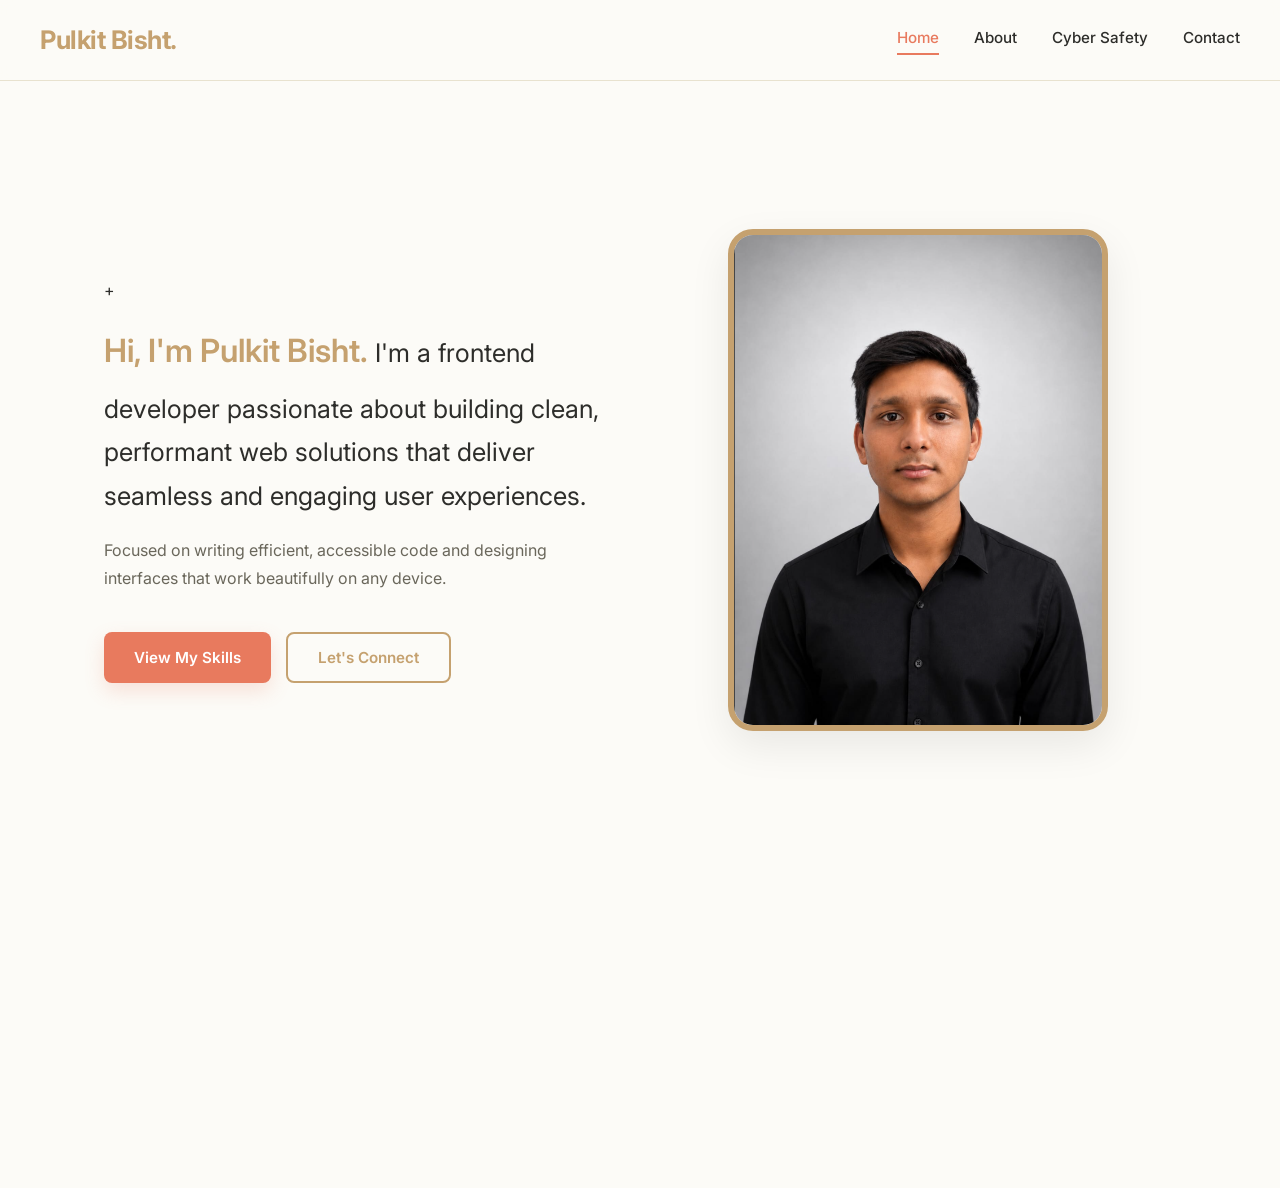
<file: index.html>
<!DOCTYPE html>
<html lang="en">
<head>
  <meta charset="UTF-8">
  <meta name="viewport" content="width=device-width, initial-scale=1.0">
  <title>Pulkit Bisht Portfolio - Home</title>
  <link rel="stylesheet" href="css/style.css">
  <link rel="stylesheet" href="css/responsive.css">
</head>
<body class='homepage'> 
  <nav class='navbar'> 
    <h1>Pulkit Bisht.</h1>
    <ul> 
      <li> <a href='index.html' class="active"> Home </a> </li>
      <li> <a href='about.html'> About </a> </li>
      <li> <a href='cybersafety.html'> Cyber Safety </a> </li>
      <li> <a href='contact.html'> Contact </a> </li>
    </ul>

    <div class="menu-btn">
      <span></span>
      <span></span>
      <span></span>
    </div>
  </nav>

  <div class="sidebar">
    <ul class="nav-links">
      <li><a href="index.html" class="active">Home</a></li>
      <li><a href="about.html">About</a></li>
      <li><a href="cybersafety.html">Cyber Safety</a></li>
      <li><a href="contact.html">Contact</a></li>
    </ul>
  </div>

  <main class="home-main"> 
    <div class="home-content">+
      

      <h2>
        <span>Hi, I'm Pulkit Bisht.</span> <br />
        I'm a frontend developer passionate about building clean, performant web solutions 
        that deliver seamless and engaging user experiences.
      </h2>
      
      <p>Focused on writing efficient, accessible code and designing interfaces that work beautifully on any device.</p>

      <div class="home-button"> 
        <button class="btn primary" onclick="window.location.href='about.html'">View My Skills</button>
        <button class="btn secondary" onclick="window.location.href='contact.html'">Let's Connect</button>
      </div>
    </div>

    <div class="home-image-container">
      <img src="images/pulkit.png" alt="Pulkit Bisht Portrait" class="home-image">
    </div>
  </main>

  <footer class="footer">
    <div class="footer-container">
      <h1>Pulkit Bisht</h1>
      <p>Frontend Developer • Secure, Performant User Experiences</p>

      <p class="copyright">
        © 2026 Pulkit Bisht. All rights reserved.
      </p>
    </div>
  </footer>

  <script src="https://cdnjs.cloudflare.com/ajax/libs/gsap/3.12.5/gsap.min.js"></script>
  <script src="js/script.js"></script>
</body>
</html>
</file>
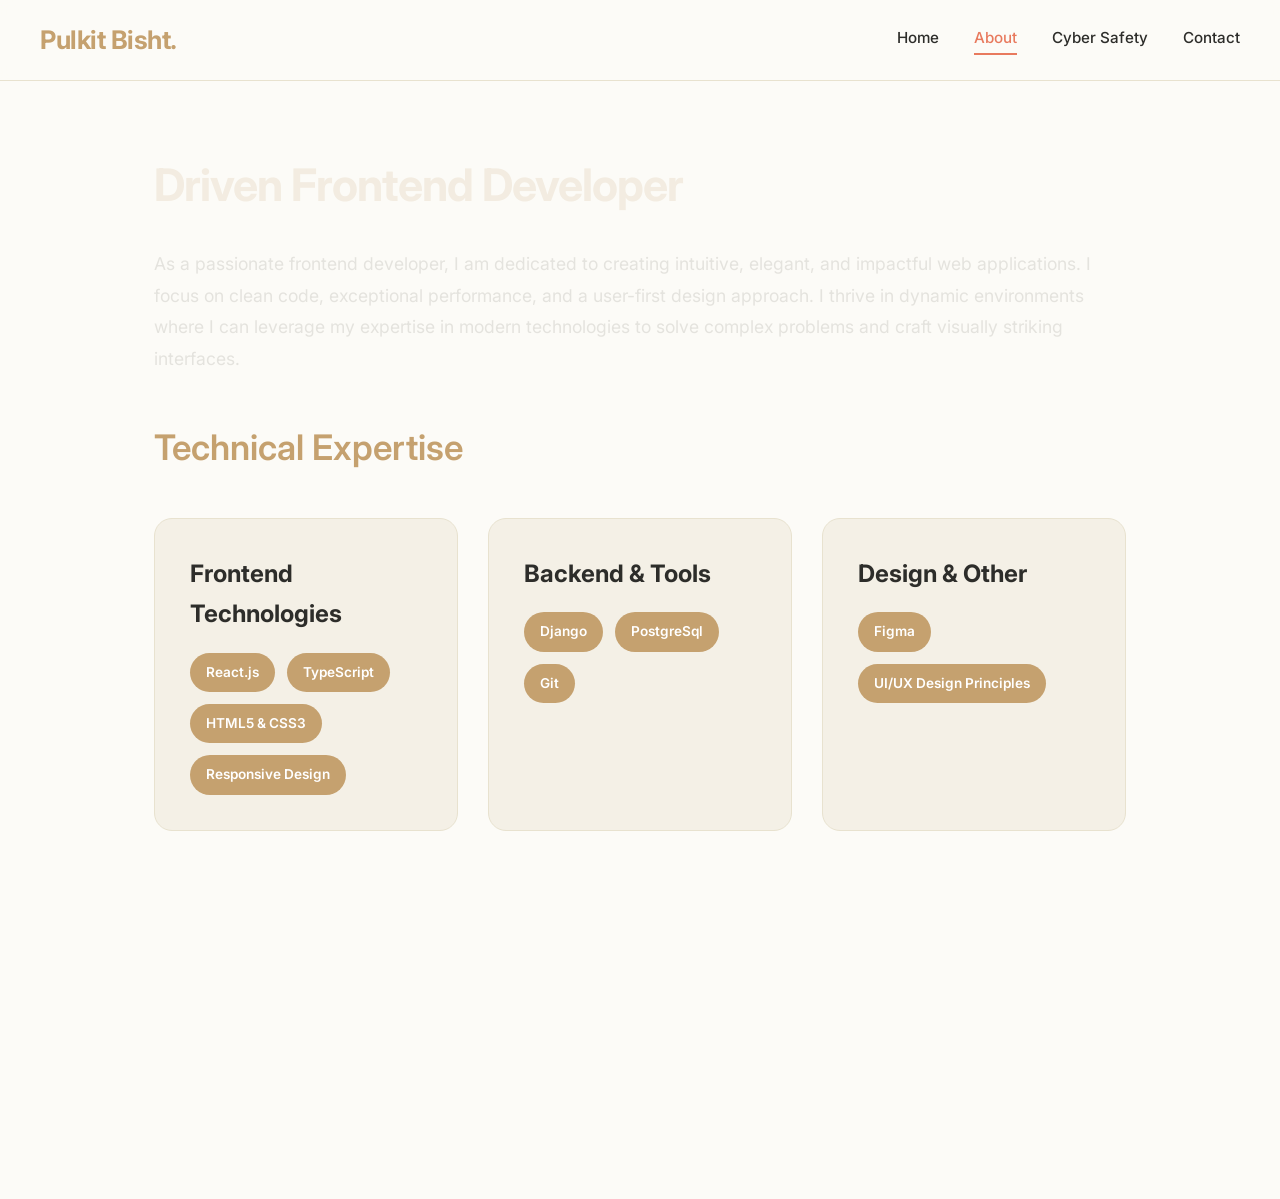
<file: about.html>
<!DOCTYPE html>
<html lang="en">
<head>
  <meta charset="UTF-8">
  <meta name="viewport" content="width=device-width, initial-scale=1.0">
  <title>Pulkit Bisht Portfolio - About</title>
  <link rel="stylesheet" href="css/style.css">
  <link rel="stylesheet" href="css/responsive.css">
</head>
<body class='about'> 
  <nav class='navbar'> 
    <h1>Pulkit Bisht.</h1>
    <ul> 
      <li> <a href='index.html'> Home </a> </li>
      <li> <a href='about.html' class="active"> About </a> </li>
      <li> <a href='cybersafety.html'> Cyber Safety </a> </li>
      <li> <a href='contact.html'> Contact </a> </li>
    </ul>

    <div class="menu-btn">
      <span></span>
      <span></span>
      <span></span>
    </div>
  </nav>

  <div class="sidebar">
    <ul class="nav-links">
      <li><a href="index.html">Home</a></li>
      <li><a href="about.html" class="active">About</a></li>
      <li><a href="cybersafety.html">Cyber Safety</a></li>
      <li><a href="contact.html">Contact</a></li>
    </ul>
  </div>

  <div class='about-main'>
    <div class='about-me'> 
       <h1> Driven Frontend Developer </h1>
       <p> 
         As a passionate frontend developer, I am dedicated to creating intuitive, elegant, and impactful web applications. I focus on clean code, exceptional performance, and a user-first design approach. I thrive in dynamic environments where I can leverage my expertise in modern technologies to solve complex problems and craft visually striking interfaces.
       </p>
    </div>
    
    <div class="skills-container">
      <h2>Technical Expertise</h2>
      <div class="skills-grid">
        
        <div class="skill-card">
          <h3>Frontend Technologies</h3>
          <div class="skill-tags">
            <span class="skill-tag">React.js</span>
            <span class="skill-tag">TypeScript</span>
            <span class="skill-tag">HTML5 & CSS3</span>
            <span class="skill-tag">Responsive Design</span>
          </div>
        </div>

        <div class="skill-card">
          <h3>Backend & Tools</h3>
          <div class="skill-tags">
            <span class="skill-tag">Django</span>
            <span class="skill-tag">PostgreSql</span>
            <span class="skill-tag">Git</span>
          </div>
        </div>

        <div class="skill-card">
          <h3>Design & Other</h3>
          <div class="skill-tags">
            <span class="skill-tag">Figma</span>
            <span class="skill-tag">UI/UX Design Principles</span>
          </div>
        </div>

      </div>
    </div>
  </div>

  <footer class="footer">
    <div class="footer-container">
      <h1>Pulkit Bisht</h1>
      <p>Frontend Developer • Building smooth user experiences</p>
      <p class="copyright">© 2026 Pulkit Bisht. All rights reserved.</p>
    </div>
  </footer>
  
  <script src="https://cdnjs.cloudflare.com/ajax/libs/gsap/3.12.5/gsap.min.js"></script>
  <script src="js/script.js"></script>
</body>
</html>
</file>
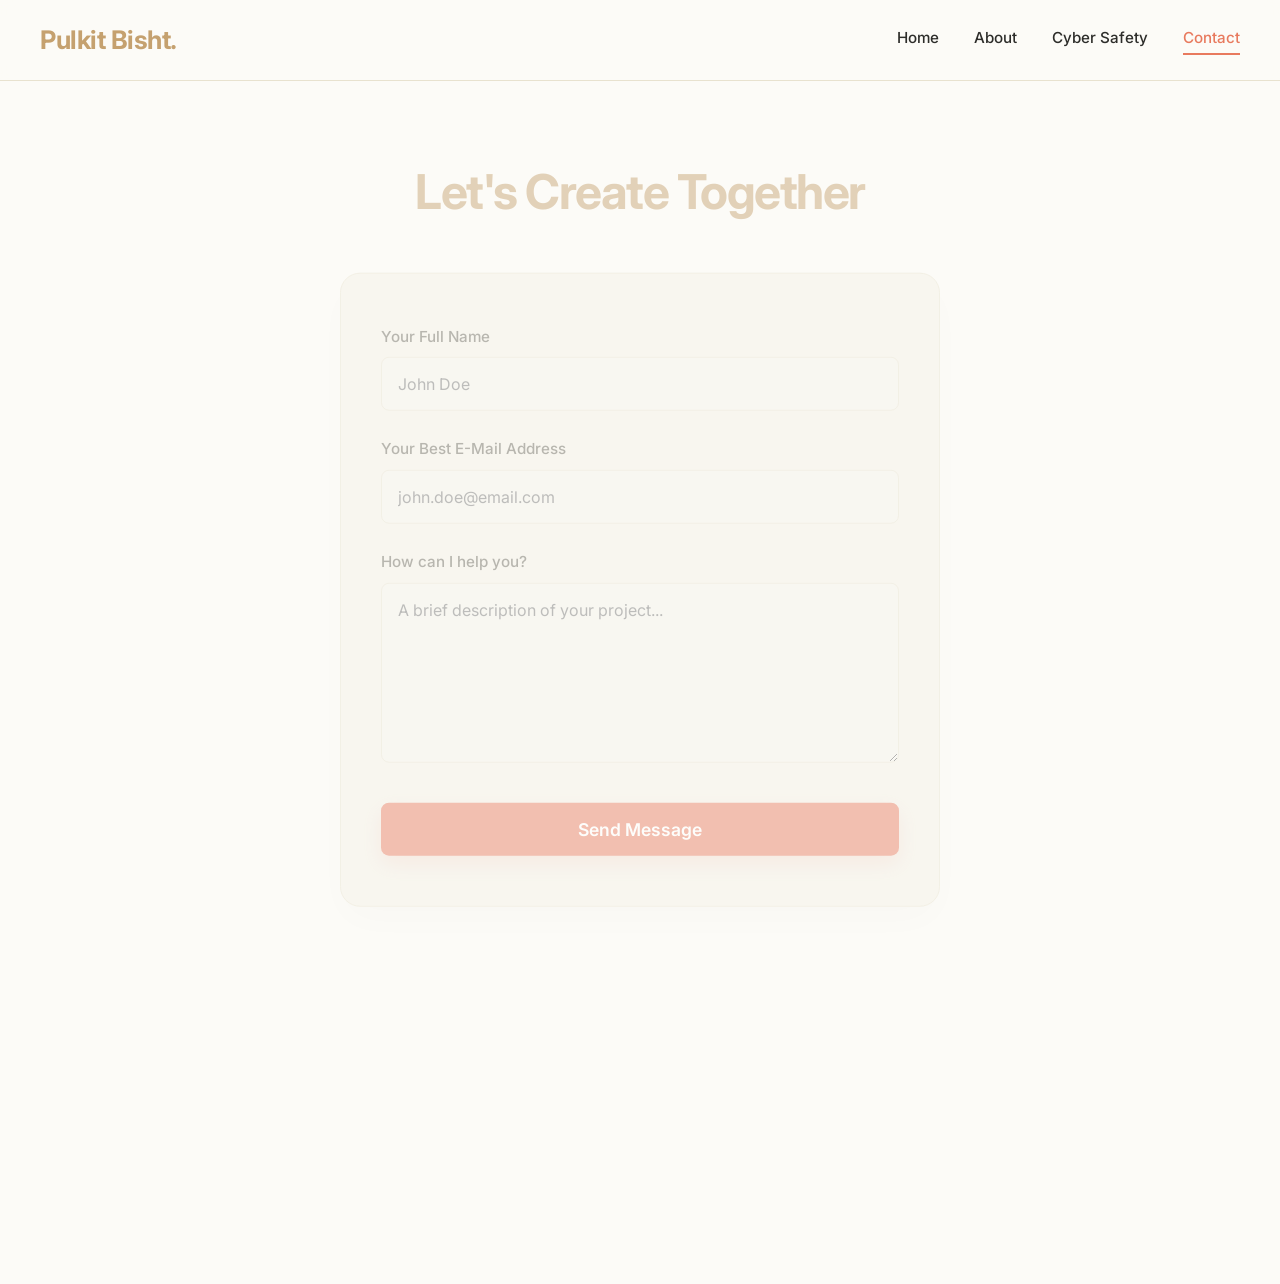
<file: contact.html>
<!DOCTYPE html>
<html lang="en">
<head>
  <meta charset="UTF-8">
  <meta name="viewport" content="width=device-width, initial-scale=1.0">
  <title>Pulkit Bisht Portfolio - Contact</title>
  <link rel="stylesheet" href="css/style.css">
  <link rel="stylesheet" href="css/responsive.css">
</head>
<body class="contact"> 
  <nav class='navbar'> 
    <h1>Pulkit Bisht.</h1>
    <ul> 
      <li> <a href='index.html'> Home </a> </li>
      <li> <a href='about.html'> About </a> </li>
      <li> <a href='cybersafety.html'> Cyber Safety </a> </li>
      <li> <a href='contact.html' class="active"> Contact </a> </li>
    </ul>

    <div class="menu-btn">
      <span></span>
      <span></span>
      <span></span>
    </div>
  </nav>

  <div class="sidebar">
    <ul class="nav-links">
      <li><a href="index.html">Home</a></li>
      <li><a href="about.html">About</a></li>
      <li><a href="cybersafety.html">Cyber Safety</a></li>
      <li><a href="contact.html" class="active">Contact</a></li>
    </ul>
  </div>
  
  <main class="contact-main">
    <div class="form-container">
      <h1>Let's Create Together</h1>
      
      <form class="form" onsubmit="event.preventDefault();">
        <div class="input-group">
          <label class="label" for="name">Your Full Name</label>
          <input class="input" type="text" id="name" placeholder="John Doe" required>
        </div>
        
        <div class="input-group">
          <label class="label" for="email">Your Best E-Mail Address</label>
          <input class="input" type="email" id="email" placeholder="john.doe@email.com" required>
        </div>
        
        <div class="input-group">
          <label class="label" for="message">How can I help you?</label>
          <textarea class="textarea" id="message" placeholder="A brief description of your project..." required></textarea> 
        </div>
        
        <button type="submit" class="btn primary contact-btn">Send Message</button>
      </form>
    </div>
  </main>

  <footer class="footer">
    <div class="footer-container">
      <h1>Pulkit Bisht</h1>
      <p>Frontend Developer • Secure, Performant User Experiences</p>
      <p class="copyright">© 2026 Pulkit Bisht. All rights reserved.</p>
    </div>
  </footer>

  <script src="https://cdnjs.cloudflare.com/ajax/libs/gsap/3.12.5/gsap.min.js"></script>
  <script src="js/script.js"></script>
</body>
</html>
</file>
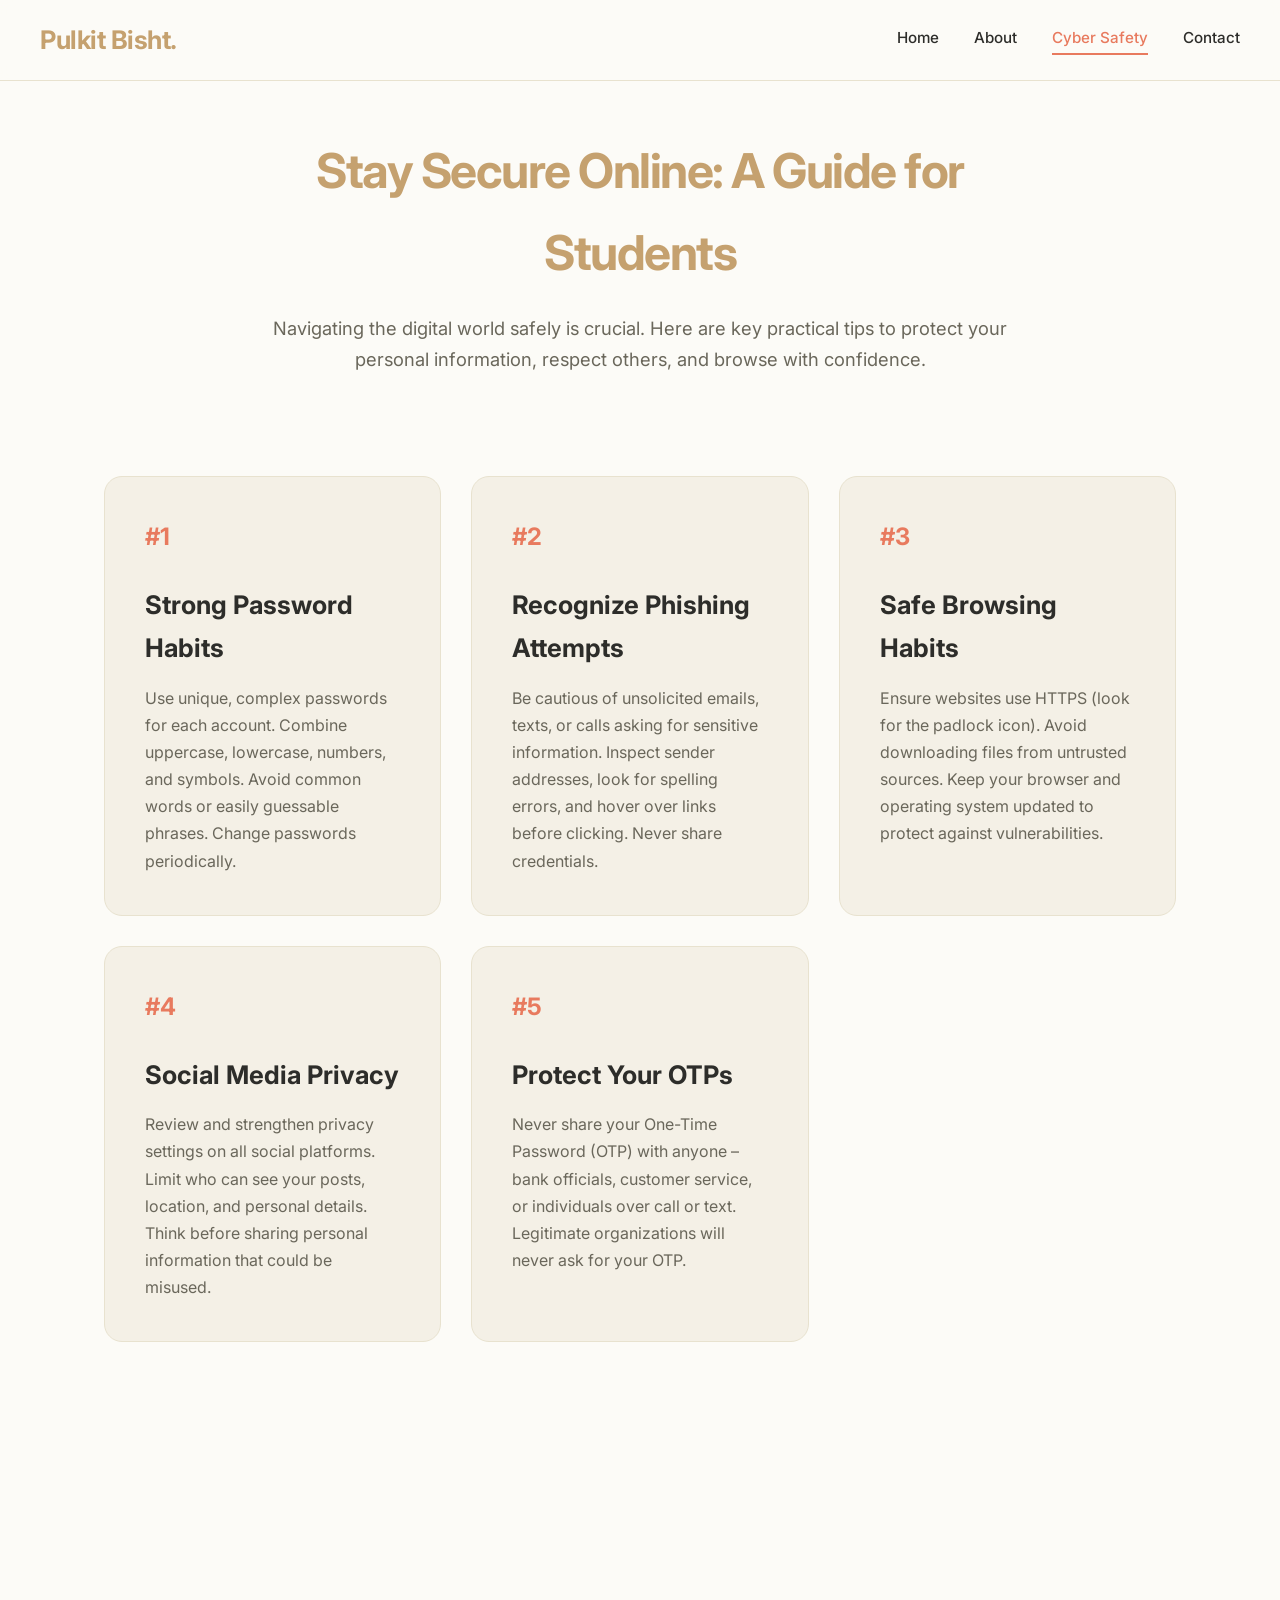
<file: cyberSafety.html>
<!DOCTYPE html>
<html lang="en">
<head>
  <meta charset="UTF-8">
  <meta name="viewport" content="width=device-width, initial-scale=1.0">
  <title>Pulkit Bisht Portfolio - Cyber Safety Essentials</title>
  <link rel="stylesheet" href="css/style.css">
  <link rel="stylesheet" href="css/responsive.css">
</head>
<body class="cybersafety"> 
  <nav class='navbar'> 
    <h1>Pulkit Bisht.</h1>
    <ul> 
      <li> <a href='index.html'> Home </a> </li>
      <li> <a href='about.html'> About </a> </li>
      <li> <a href='cybersafety.html' class="active"> Cyber Safety </a> </li>
      <li> <a href='contact.html'> Contact </a> </li>
    </ul>

    <div class="menu-btn">
      <span></span>
      <span></span>
      <span></span>
    </div>
  </nav>

  <div class="sidebar">
    <ul class="nav-links">
      <li><a href="index.html">Home</a></li>
      <li><a href="about.html">About</a></li>
      <li><a href="cybersafety.html" class="active">Cyber Safety</a></li>
      <li><a href="contact.html">Contact</a></li>
    </ul>
  </div>

  <main class="cybersafety-main">
    <div class="cybersafety-intro">
      <h1>Stay Secure Online: A Guide for Students</h1>
      <p>Navigating the digital world safely is crucial. Here are key practical tips to protect your personal information, respect others, and browse with confidence.</p>
    </div>

    <div class="safety-grid">
      
      <div class="safety-card">
        <span class="safety-card-num">#1</span>
        <h3>Strong Password Habits</h3>
        <p>Use unique, complex passwords for each account. Combine uppercase, lowercase, numbers, and symbols. Avoid common words or easily guessable phrases. Change passwords periodically.</p>
      </div>

      <div class="safety-card">
        <span class="safety-card-num">#2</span>
        <h3>Recognize Phishing Attempts</h3>
        <p>Be cautious of unsolicited emails, texts, or calls asking for sensitive information. Inspect sender addresses, look for spelling errors, and hover over links before clicking. Never share credentials.</p>
      </div>

      <div class="safety-card">
        <span class="safety-card-num">#3</span>
        <h3>Safe Browsing Habits</h3>
        <p>Ensure websites use HTTPS (look for the padlock icon). Avoid downloading files from untrusted sources. Keep your browser and operating system updated to protect against vulnerabilities.</p>
      </div>

      <div class="safety-card">
        <span class="safety-card-num">#4</span>
        <h3>Social Media Privacy</h3>
        <p>Review and strengthen privacy settings on all social platforms. Limit who can see your posts, location, and personal details. Think before sharing personal information that could be misused.</p>
      </div>

      <div class="safety-card">
        <span class="safety-card-num">#5</span>
        <h3>Protect Your OTPs</h3>
        <p>Never share your One-Time Password (OTP) with anyone – bank officials, customer service, or individuals over call or text. Legitimate organizations will never ask for your OTP.</p>
      </div>

    </div>
  </main>
  
  <footer class="footer">
    <div class="footer-container">
      <h1>Pulkit Bisht</h1>
      <p>Frontend Developer • Designing with safety in mind</p>
      <p class="copyright">© 2026 Pulkit Bisht. All rights reserved.</p>
    </div>
  </footer>

  <script src="https://cdnjs.cloudflare.com/ajax/libs/gsap/3.12.5/gsap.min.js"></script>
  <script src="js/script.js"></script>
</body>
</html>
</file>
<file: css/style.css>
@import url('https://fonts.googleapis.com/css2?family=Inter:ital,wght@0,300;0,400;0,500;0,600;0,700;0,800;0,900;1,300;1,400;1,500;1,600;1,700;1,800;1,900&display=swap');

:root {
  --clr-bg: #FCFBF7;       /* Creamy warm white */
  --clr-bg-alt: #F4F0E6;   /* Slightly deeper warm cream for alt sections/cards */
  --clr-text: #2D2D2A;     /* Deep warm gray/charcoal */
  --clr-muted-text: #6A675B; /* Medium warm gray for descriptions */
  --clr-accent: #C5A16F;   /* Soft gold/bronze */
  --clr-highlight: #E87A5E; /* Terracotta/deep sunset orange */
  --clr-highlight-hover: #D86B4D; /* Darker terracotta */
  --clr-card-border: #E8E2CF; /* Light cream/gold border */
  --clr-form-field: #F4F1E9; /* Very light cream form backgrounds */
}

* {
  margin: 0;
  padding: 0;
  box-sizing: border-box;
}

body {
  font-family: "Inter", sans-serif;
  background-color: var(--clr-bg);
  color: var(--clr-text);
  line-height: 1.7;
  overflow-x: hidden;
}

/* NAVBAR */
.navbar {
  display: flex;
  justify-content: space-between; 
  align-items: center;
  padding: 18px 40px;
  position: fixed;
  top: 0;
  left: 0;
  width: 100%;
  z-index: 1000;
  background: rgba(252, 251, 247, 0.9); /* clr-bg with transparency */
  backdrop-filter: blur(8px);
  border-bottom: 1px solid var(--clr-card-border);
}

.navbar h1 {
  color: var(--clr-accent);
  font-size: 1.6rem;
  font-weight: 700;
  cursor: pointer;
  letter-spacing: -0.5px;
}

.navbar ul {
  display: flex;
  gap: 35px;
  list-style: none;
}

.navbar ul li a {
  position: relative;          
  display: inline-block;      
  text-decoration: none;
  color: var(--clr-text);
  font-weight: 500;
  font-size: 0.95rem;
  transition: 0.3s;
  padding-bottom: 4px; /* Space for underline */
}

.navbar ul li a::after {
  content: "";
  position: absolute;
  left: 0;
  bottom: 0px;              
  width: 0%;
  height: 2px;
  background-color: var(--clr-highlight);
  transition: width 0.3s ease;
}

.navbar ul li a:hover::after, .navbar ul li a.active::after {
  width: 100%;
}

.navbar ul li a:hover, .navbar ul li a.active {
  color: var(--clr-highlight);
}

.menu-btn {
  display: none;
  flex-direction: column;
  gap: 6px;
  cursor: pointer;
}

.menu-btn span {
  width: 28px;
  height: 3px;
  background: var(--clr-accent);
  display: block;
  transition: 0.3s;
  border-radius: 2px;
}

/* SIDEBAR (Warm tones) */
.sidebar {
  position: fixed;
  top: 0;
  right: 0; 
  width: 280px;
  height: 100vh;
  background: rgba(244, 240, 230, 0.98); /* clr-bg-alt with transparency */
  backdrop-filter: blur(10px);
  z-index: 999;
  padding-top: 100px;
  transform: translateX(100%); /* Start closed */
  transition: transform 0.5s ease-in-out;
}

.sidebar ul {
  list-style: none;
  padding: 30px;
  display: flex;
  flex-direction: column;
  gap: 25px;
}

.sidebar ul li a {
  color: var(--clr-text);
  text-decoration: none;
  font-size: 1.1rem;
  font-weight: 600;
  transition: color 0.3s ease;
}

.sidebar ul li a:hover, .sidebar ul li a.active {
  color: var(--clr-highlight);
}

/* HOMEPAGE - Stylized layout and person.avif */
.homepage {
  background-color: var(--clr-bg);
}

.home-main {
  min-height: 100vh;
  display: flex;
  justify-content: space-between;
  align-items: center;
  padding: 120px 5% 60px;
  max-width: 1200px;
  margin: 0 auto;
  gap: 40px; /* Space between content and image */
}

/* Home page image styling */
.home-image-container {
  flex: 1;
  display: flex;
  justify-content: center;
  align-items: center;
}

.home-image {
  width: 100%;
  max-width: 380px; /* Adjust size */
  height: auto;
  border-radius: 25px; /* Softer rounded corners */
  border: 6px solid var(--clr-accent);
  box-shadow: 0 15px 40px rgba(0, 0, 0, 0.08); /* Soft shadow */
  object-fit: cover;
  transition: transform 0.3s ease, border-color 0.3s ease;
}

.home-image:hover {
  transform: scale(1.02);
  border-color: var(--clr-highlight);
}

/* Home content text styling */
.home-content {
  flex: 1;
  display: flex;
  flex-direction: column;
  gap: 20px;
  text-align: left; /* Keep text left aligned on home */
}

.home-main h1 {
  color: var(--clr-accent);
  font-size: clamp(2.5rem, 5vw, 4rem);
  font-weight: 800;
  letter-spacing: -1.5px;
  line-height: 1.1;
}

.home-main h2 {
  color: var(--clr-text);
  font-size: clamp(1.2rem, 2vw, 1.6rem);
  font-weight: 400;
}

.home-main h2 span {
  display: inline-block;
  color: var(--clr-accent);
  font-size: clamp(1.6rem, 2.5vw, 2.2rem);
  font-weight: 600;
  margin-bottom: 8px;
}

.home-main h2 br {
  display: none; /* Hide breaks for tighter layout */
}

.home-main p {
  color: var(--clr-muted-text);
  font-size: 1rem;
  max-width: 600px;
}

/* BUTTONS (Warm, modern style) */
.home-button {
  display: flex;
  gap: 15px;
  margin-top: 20px;
}

.btn {
  padding: 14px 30px;
  border-radius: 8px;
  font-weight: 600;
  cursor: pointer;
  border: none;
  transition: all 0.3s ease;
  font-family: inherit;
  font-size: 0.95rem;
}

.btn.primary {
  background: var(--clr-highlight);
  color: white;
  box-shadow: 0 8px 20px rgba(232, 122, 94, 0.2);
}

.btn.primary:hover {
  transform: translateY(-2px);
  background: var(--clr-highlight-hover);
  box-shadow: 0 10px 25px rgba(232, 122, 94, 0.3);
}

.btn.secondary {
  background: transparent;
  color: var(--clr-accent);
  border: 2px solid var(--clr-accent);
}

.btn.secondary:hover {
  background: rgba(197, 161, 111, 0.05); /* clr-accent with trans */
  color: var(--clr-highlight);
  border-color: var(--clr-highlight);
}

/* ABOUT PAGE */
.about {
  min-height: 100vh;
}

.about-main {
  padding: 130px 5% 80px;
  display: flex;
  flex-direction: column;
  gap: 60px;
  max-width: 1100px;
  margin: 0 auto;
}

.about-me h1 {
  font-size: 2.8rem;
  color: var(--clr-accent);
  margin-bottom: 25px;
  font-weight: 700;
  letter-spacing: -1px;
}

.about-me p {
  color: var(--clr-muted-text);
  line-height: 1.8;
  font-size: 1.1rem;
}

/* SKILLS CARDS */
.skills-container h2 {
  font-size: 2.2rem;
  color: var(--clr-accent);
  margin-bottom: 40px;
  font-weight: 600;
}

.skills-grid {
  display: grid;
  grid-template-columns: repeat(auto-fit, minmax(300px, 1fr));
  gap: 30px;
}

.skill-card {
  background: var(--clr-bg-alt);
  padding: 35px;
  border-radius: 18px;
  border: 1px solid var(--clr-card-border);
  transition: transform 0.3s ease, box-shadow 0.3s ease, border-color 0.3s ease;
  cursor: default;
}

.skill-card:hover {
  transform: translateY(-5px);
  box-shadow: 0 12px 30px rgba(0, 0, 0, 0.05);
  border-color: var(--clr-highlight);
}

.skill-card h3 {
  color: var(--clr-text);
  font-size: 1.5rem;
  margin-bottom: 18px;
}

.skill-tags {
  display: flex;
  flex-wrap: wrap;
  gap: 12px;
}

.skill-tag {
  background: var(--clr-accent); /* Small warm accent on tag */
  color: white;
  padding: 8px 16px;
  border-radius: 20px;
  font-size: 0.85rem;
  font-weight: 600;
}

/* CYBER SAFETY PAGE - Cards and specific points */
.cybersafety {
  min-height: 100vh;
}

.cybersafety-main {
  padding: 130px 5% 80px;
  display: flex;
  flex-direction: column;
  gap: 60px;
  max-width: 1200px;
  margin: 0 auto;
}

.cybersafety-intro {
  text-align: center;
  max-width: 800px;
  margin: 0 auto;
}

.cybersafety-intro h1 {
  font-size: 3rem;
  color: var(--clr-accent);
  margin-bottom: 20px;
  letter-spacing: -1.5px;
}

.cybersafety-intro p {
  font-size: 1.15rem;
  color: var(--clr-muted-text);
  margin-bottom: 40px;
}

.safety-grid {
  display: grid;
  grid-template-columns: repeat(auto-fit, minmax(320px, 1fr));
  gap: 30px;
}

.safety-card {
  background: var(--clr-bg-alt);
  padding: 40px;
  border-radius: 18px;
  border: 1px solid var(--clr-card-border);
  transition: all 0.3s ease;
  cursor: default;
  display: flex;
  flex-direction: column;
  gap: 15px;
}

.safety-card:hover {
  transform: translateY(-5px);
  box-shadow: 0 15px 35px rgba(0, 0, 0, 0.05);
  border-color: var(--clr-highlight);
}

.safety-card-num {
  font-size: 1.5rem;
  color: var(--clr-highlight);
  font-weight: 700;
  margin-bottom: 10px;
}

.safety-card h3 {
  color: var(--clr-text);
  font-size: 1.6rem;
}

.safety-card p {
  color: var(--clr-muted-text);
  font-size: 1rem;
  line-height: 1.7;
}

/* CONTACT PAGE (Warm, completed form) */
.contact-main {
  min-height: 100vh;
  display: flex;
  justify-content: center;
  align-items: center;
  padding: 140px 5% 100px;
}

.form-container {
  width: 100%;
  max-width: 600px;
}

.form-container h1 {
  color: var(--clr-accent);
  text-align: center;
  margin-bottom: 40px;
  font-size: 3rem;
  letter-spacing: -1.5px;
}

.form {
  display: flex;
  flex-direction: column;
  gap: 25px;
  background: var(--clr-bg-alt);
  padding: 50px 40px;
  border-radius: 20px;
  border: 1px solid var(--clr-card-border);
  box-shadow: 0 15px 40px rgba(0, 0, 0, 0.04);
}

.input-group {
  display: flex;
  flex-direction: column;
  gap: 8px;
}

.label {
  color: var(--clr-muted-text);
  font-size: 0.95rem;
  font-weight: 500;
}

.input, .textarea {
  width: 100%;
  padding: 16px;
  border-radius: 8px;
  border: 1px solid var(--clr-card-border);
  background: var(--clr-form-field);
  color: var(--clr-text);
  font-family: inherit;
  font-size: 1rem;
  outline: none;
  transition: border-color 0.3s ease, background 0.3s ease;
}

.input:focus, .textarea:focus {
  border-color: var(--clr-highlight);
  background: var(--clr-bg);
}

.textarea {
  height: 180px;
  resize: vertical;
}

.contact-btn {
  background: var(--clr-highlight);
  color: white;
  border: none;
  padding: 16px 30px;
  border-radius: 8px;
  font-size: 1.1rem;
  font-weight: 600;
  cursor: pointer;
  transition: all 0.3s ease;
  font-family: inherit;
  margin-top: 15px;
}

.contact-btn:hover {
  background: var(--clr-highlight-hover);
  transform: translateY(-2px);
}

/* FOOTER (Warm and clean) */
.footer {
  background-color: var(--clr-bg-alt);
  color: var(--clr-muted-text);
  text-align: center;
  padding: 50px 40px;
  border-top: 1px solid var(--clr-card-border);
}

.footer h1 {
  color: var(--clr-accent);
  font-size: 1.6rem;
  margin-bottom: 12px;
  letter-spacing: -0.5px;
}

.footer p {
  font-size: 0.95rem;
  margin-bottom: 25px;
}

.copyright {
  opacity: 0.8;
  font-size: 0.85rem;
}
</file>
<file: css/responsive.css>
@media (max-width: 900px) {
  /* NAVBAR */
  .navbar ul {
    display: none;
  }

  .menu-btn {
    display: flex;
  }

  /* SIDEBAR OPEN */
  .sidebar.open {
    transform: translateX(0);
  }

  /* HOMEPAGE Stack */
  .home-main {
    flex-direction: column-reverse; /* Put image above text on mobile */
    text-align: center;
    justify-content: center;
    padding-top: 140px;
    gap: 30px;
  }

  .home-content {
    align-items: center; /* Center buttons/p on mobile */
    text-align: center;
  }

  .home-main h1 {
    font-size: 2.8rem;
  }

  .home-main h2 br {
    display: block; /* Show break for stacked text */
  }

  .home-image {
    max-width: 320px;
  }
}

@media (max-width: 768px) {
  /* Padding adjustments */
  .about-main, .cybersafety-main, .contact-main {
    padding: 110px 5% 60px;
  }

  /* Typography scales */
  .about-me h1 {
    font-size: 2.2rem;
  }

  .skills-container h2 {
    font-size: 1.8rem;
  }

  .cybersafety-intro h1 {
    font-size: 2.5rem;
  }

  .cybersafety-intro p {
    font-size: 1rem;
  }

  .safety-grid {
    grid-template-columns: 1fr;
  }

  /* Contact Form internal padding */
  .form {
    padding: 30px 20px;
  }

  .form-container h1 {
    font-size: 2.5rem;
  }

  /* Footer stack */
  .footer {
    padding: 40px 20px;
  }
}
</file>
